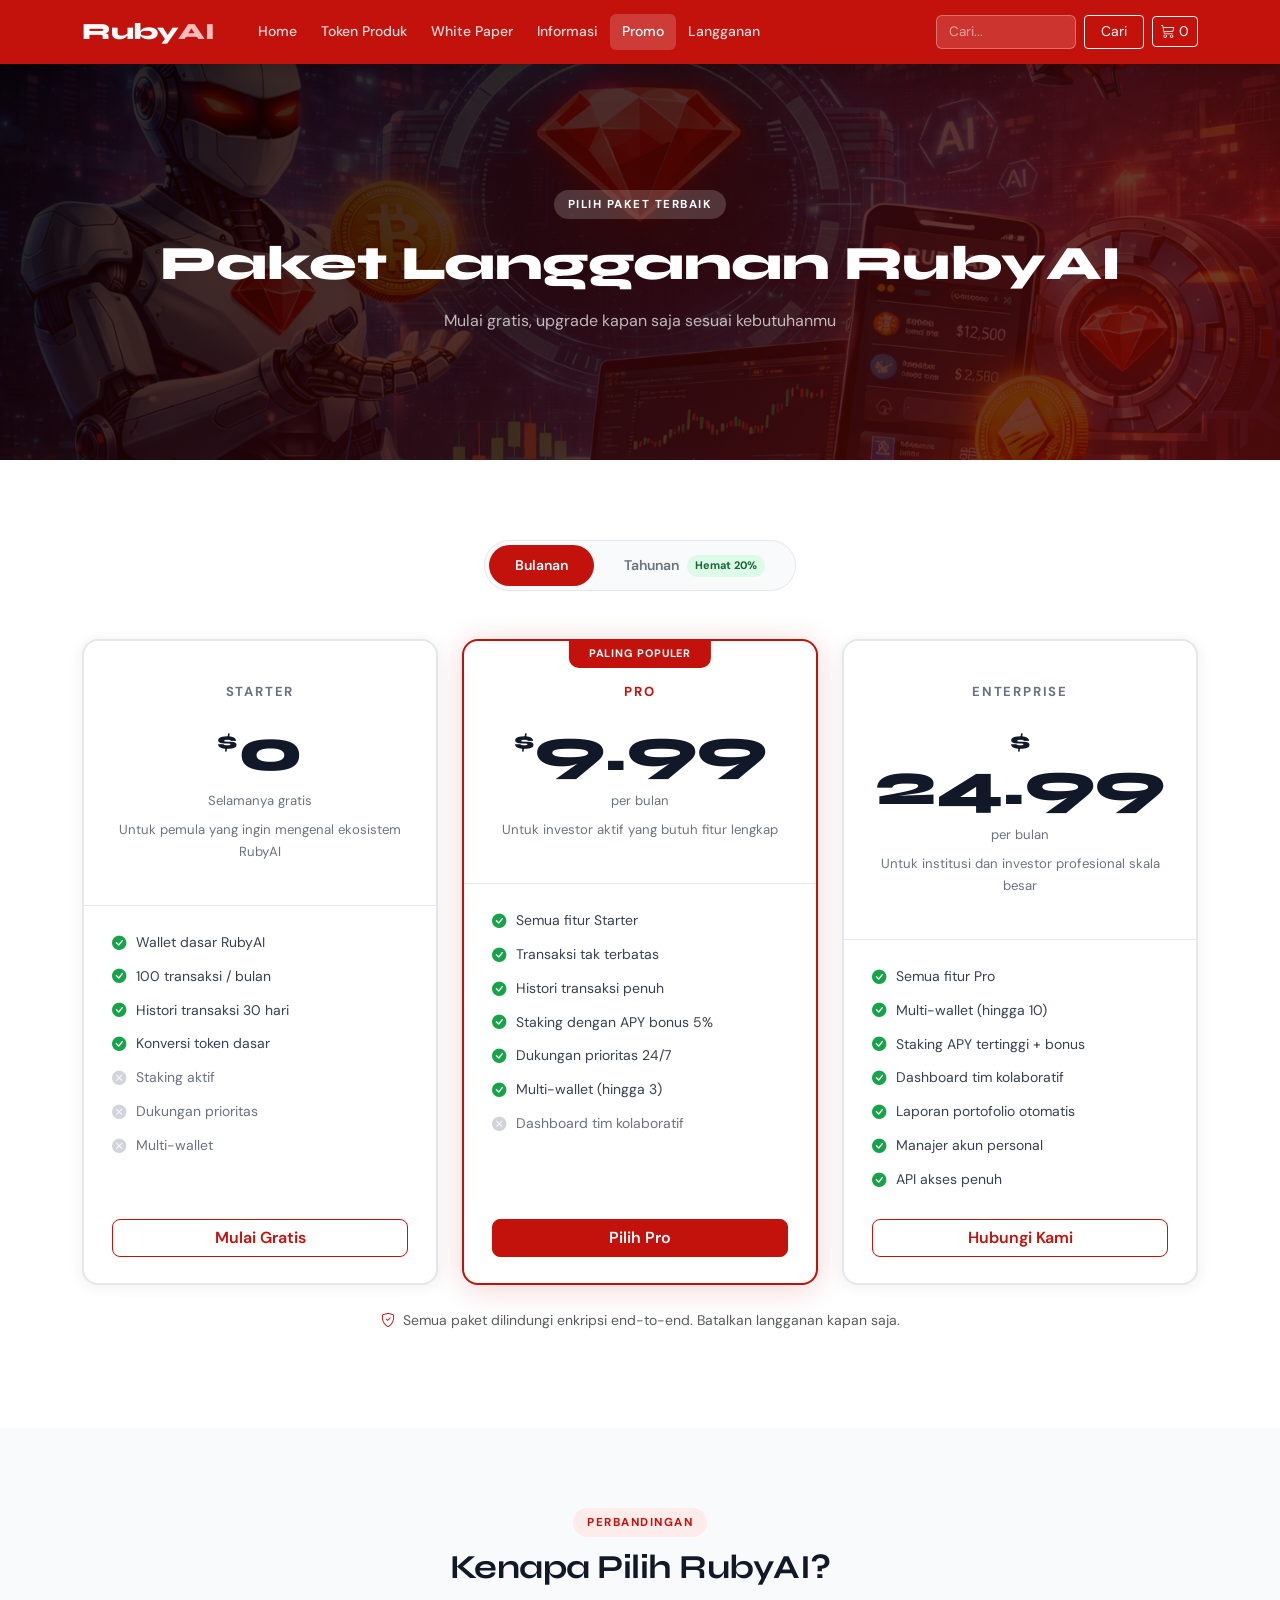
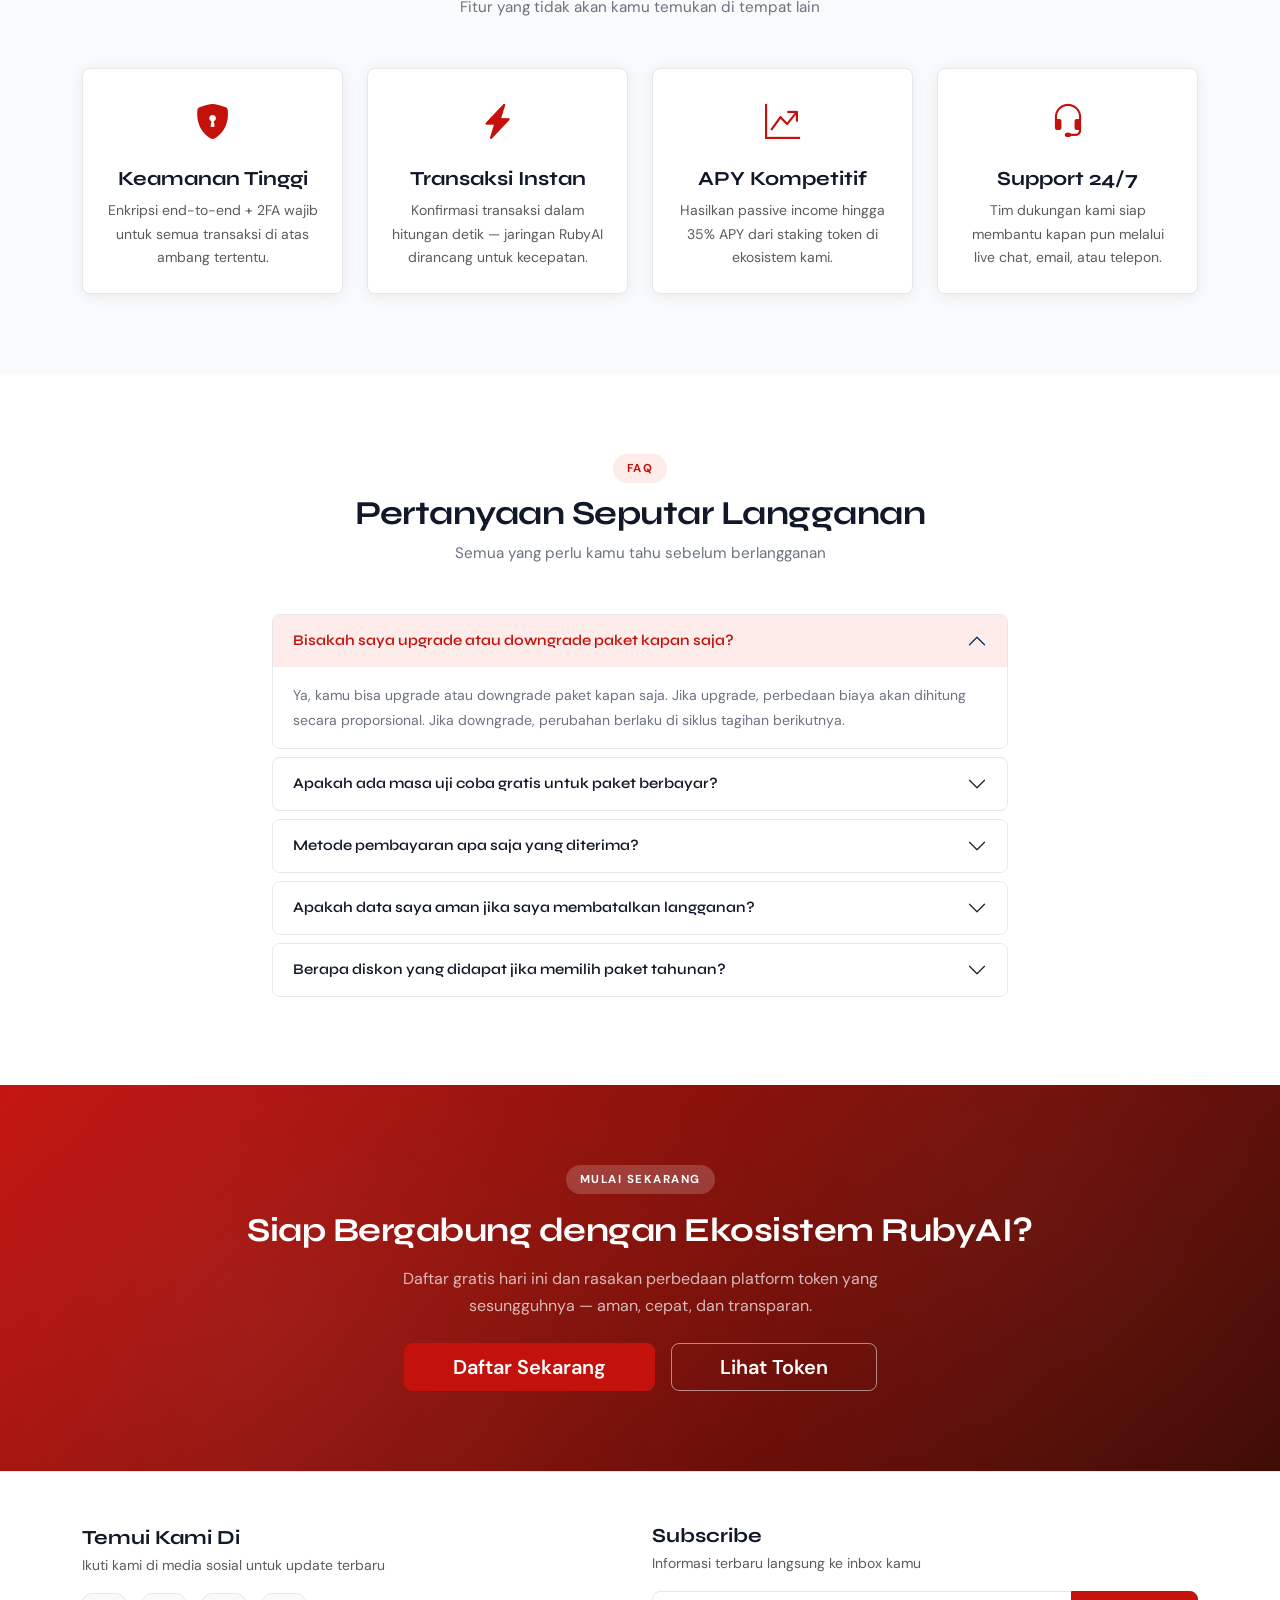
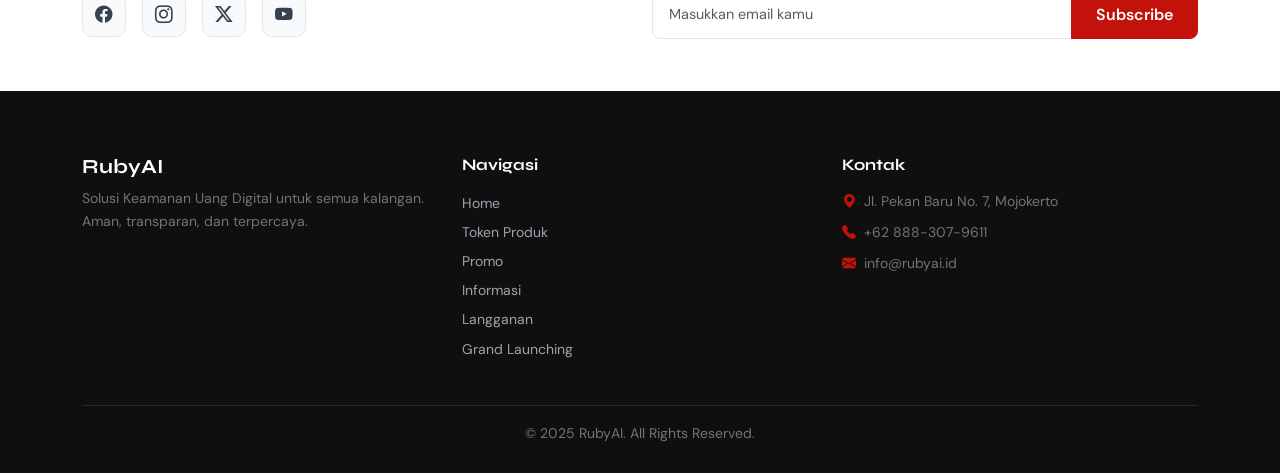
<file: langganan.html>
<!DOCTYPE html>
<html lang="id">
<head>
  <meta charset="UTF-8">
  <meta name="viewport" content="width=device-width, initial-scale=1.0">
  <meta name="description" content="Langganan RubyAI — Pilih paket wallet dan layanan digital yang sesuai kebutuhanmu.">
  <title>Langganan — RubyAI</title>

  <link rel="preconnect" href="https://fonts.googleapis.com">
  <link rel="preconnect" href="https://fonts.gstatic.com" crossorigin>
  <link href="https://fonts.googleapis.com/css2?family=Syne:wght@400;600;700;800&family=DM+Sans:ital,opsz,wght@0,9..40,300;0,9..40,400;0,9..40,500;0,9..40,600;1,9..40,400&display=swap" rel="stylesheet">

  <link href="https://cdn.jsdelivr.net/npm/bootstrap@5.3.3/dist/css/bootstrap.min.css" rel="stylesheet">
  <link rel="stylesheet" href="https://cdn.jsdelivr.net/npm/bootstrap-icons@1.11.3/font/bootstrap-icons.css">
  <link rel="stylesheet" href="style.css">

</head>
<body>

  <!-- ==================== NAVBAR ==================== -->
  <nav class="navbar navbar-expand-lg ruby-navbar" data-bs-theme="dark">
    <div class="container">
      <a class="navbar-brand" href="index.html">Ruby<span class="brand-ai">AI</span></a>
      <button class="navbar-toggler border-0" type="button"
              data-bs-toggle="collapse" data-bs-target="#navMenu"
              aria-controls="navMenu" aria-expanded="false" aria-label="Toggle navigation">
        <span class="navbar-toggler-icon"></span>
      </button>
      <div class="collapse navbar-collapse" id="navMenu">
        <ul class="navbar-nav me-auto ms-3">
          <li class="nav-item"><a class="nav-link" href="index.html">Home</a></li>
          <li class="nav-item"><a class="nav-link" href="produk.html">Token Produk</a></li>
          <li class="nav-item">
            <a class="nav-link" href="https://docs.google.com/document/d/1hWPXfQ_zTvxP4cNS-nwSKMGz1EPxm1WU/edit?usp=drive_link&ouid=108765192675620260464&rtpof=true&sd=true" target="_blank" rel="noopener">
              White Paper
            </a>
          </li>
          <li class="nav-item"><a class="nav-link" href="informasi.html">Informasi</a></li>
          <li class="nav-item"><a class="nav-link active" aria-current="page" href="promo.html">Promo</a></li>
          <li class="nav-item"><a class="nav-link" href="langganan.html">Langganan</a></li>
        </ul>
        <div class="d-flex align-items-center gap-2">
          <form class="d-flex" role="search">
            <input class="form-control me-2 navbar-search" type="search" placeholder="Cari..." aria-label="Search">
            <button class="btn btn-outline-light btn-sm px-3" type="submit">Cari</button>
          </form>
          <a href="keranjang.html" class="btn btn-outline-light btn-sm cart-nav-btn" aria-label="Keranjang">
            <i class="bi bi-cart3"></i>
            <span class="cart-count-badge" id="cartBadge">0</span>
          </a>
        </div>
      </div>
    </div>
  </nav>

  <!-- ==================== BANNER LANGGANAN ==================== -->
  <section class="lang-banner">
    <div class="container text-center">
      <span class="sec-tag on-dark mb-3 d-inline-block">Pilih Paket Terbaik</span>
      <h1 class="banner-title text-white">Paket Langganan RubyAI</h1>
      <p class="text-white-70 mt-2 mb-0">Mulai gratis, upgrade kapan saja sesuai kebutuhanmu</p>
    </div>
  </section>

  <!-- ==================== PRICING SECTION ==================== -->
  <section class="sec-pad">
    <div class="container">

      <div class="plan-toggle-wrap">
        <div class="plan-toggle">
          <button class="plan-toggle-btn aktif" id="btnBulanan" onclick="setToggle('bulanan')">Bulanan</button>
          <button class="plan-toggle-btn" id="btnTahunan" onclick="setToggle('tahunan')">
            Tahunan <span class="plan-toggle-save">Hemat 20%</span>
          </button>
        </div>
      </div>

      <div class="row g-4 justify-content-center">

        <!-- STARTER -->
        <div class="col-md-4">
          <div class="plan-card">
            <div class="plan-head">
              <p class="plan-name">Starter</p>
              <div class="plan-price">
                <span class="price-cur">$</span><span class="price-val" id="starter-price">0</span>
              </div>
              <span class="price-per" id="starter-per">Selamanya gratis</span>
              <p class="plan-desc">Untuk pemula yang ingin mengenal ekosistem RubyAI</p>
            </div>
            <div class="plan-body">
              <ul class="plan-feat">
                <li><i class="bi bi-check-circle-fill feat-icon"></i>Wallet dasar RubyAI</li>
                <li><i class="bi bi-check-circle-fill feat-icon"></i>100 transaksi / bulan</li>
                <li><i class="bi bi-check-circle-fill feat-icon"></i>Histori transaksi 30 hari</li>
                <li><i class="bi bi-check-circle-fill feat-icon"></i>Konversi token dasar</li>
                <li class="feat-off"><i class="bi bi-x-circle-fill feat-icon"></i>Staking aktif</li>
                <li class="feat-off"><i class="bi bi-x-circle-fill feat-icon"></i>Dukungan prioritas</li>
                <li class="feat-off"><i class="bi bi-x-circle-fill feat-icon"></i>Multi-wallet</li>
              </ul>
              <a href="index.html#launching" class="btn btn-outline-ruby w-100 mt-auto">Mulai Gratis</a>
            </div>
          </div>
        </div>

        <!-- PRO (POPULER) -->
        <div class="col-md-4">
          <div class="plan-card popular">
            <div class="plan-badge">Paling Populer</div>
            <div class="plan-head">
              <p class="plan-name">Pro</p>
              <div class="plan-price">
                <span class="price-cur">$</span><span class="price-val" id="pro-price">9.99</span>
              </div>
              <span class="price-per" id="pro-per">per bulan</span>
              <p class="plan-desc">Untuk investor aktif yang butuh fitur lengkap</p>
            </div>
            <div class="plan-body">
              <ul class="plan-feat">
                <li><i class="bi bi-check-circle-fill feat-icon"></i>Semua fitur Starter</li>
                <li><i class="bi bi-check-circle-fill feat-icon"></i>Transaksi tak terbatas</li>
                <li><i class="bi bi-check-circle-fill feat-icon"></i>Histori transaksi penuh</li>
                <li><i class="bi bi-check-circle-fill feat-icon"></i>Staking dengan APY bonus 5%</li>
                <li><i class="bi bi-check-circle-fill feat-icon"></i>Dukungan prioritas 24/7</li>
                <li><i class="bi bi-check-circle-fill feat-icon"></i>Multi-wallet (hingga 3)</li>
                <li class="feat-off"><i class="bi bi-x-circle-fill feat-icon"></i>Dashboard tim kolaboratif</li>
              </ul>
              <a href="index.html#launching" class="btn btn-ruby w-100 mt-auto">Pilih Pro</a>
            </div>
          </div>
        </div>

        <!-- ENTERPRISE -->
        <div class="col-md-4">
          <div class="plan-card">
            <div class="plan-head">
              <p class="plan-name">Enterprise</p>
              <div class="plan-price">
                <span class="price-cur">$</span><span class="price-val" id="ent-price">24.99</span>
              </div>
              <span class="price-per" id="ent-per">per bulan</span>
              <p class="plan-desc">Untuk institusi dan investor profesional skala besar</p>
            </div>
            <div class="plan-body">
              <ul class="plan-feat">
                <li><i class="bi bi-check-circle-fill feat-icon"></i>Semua fitur Pro</li>
                <li><i class="bi bi-check-circle-fill feat-icon"></i>Multi-wallet (hingga 10)</li>
                <li><i class="bi bi-check-circle-fill feat-icon"></i>Staking APY tertinggi + bonus</li>
                <li><i class="bi bi-check-circle-fill feat-icon"></i>Dashboard tim kolaboratif</li>
                <li><i class="bi bi-check-circle-fill feat-icon"></i>Laporan portofolio otomatis</li>
                <li><i class="bi bi-check-circle-fill feat-icon"></i>Manajer akun personal</li>
                <li><i class="bi bi-check-circle-fill feat-icon"></i>API akses penuh</li>
              </ul>
              <a href="index.html#launching" class="btn btn-outline-ruby w-100 mt-auto">Hubungi Kami</a>
            </div>
          </div>
        </div>

      </div>

      <!-- Catatan kecil di bawah harga -->
      <p class="text-center text-muted small mt-4">
        <i class="bi bi-shield-check me-1 text-ruby"></i>
        Semua paket dilindungi enkripsi end-to-end. Batalkan langganan kapan saja.
      </p>
    </div>
  </section>

  <!-- ==================== PERBANDINGAN FITUR ==================== -->
  <section class="sec-pad" style="background: var(--bg-light);">
    <div class="container">
      <div class="text-center mb-5">
        <span class="sec-tag">Perbandingan</span>
        <h2 class="sec-title">Kenapa Pilih RubyAI?</h2>
        <p class="sec-sub">Fitur yang tidak akan kamu temukan di tempat lain</p>
      </div>
      <div class="row g-4 justify-content-center">

        <div class="col-sm-6 col-lg-3">
          <div class="text-center p-4 bg-white rounded-3 h-100" style="border: 1px solid var(--border-light); box-shadow: var(--card-shadow);">
            <div class="mb-3">
              <i class="bi bi-shield-lock-fill" style="font-size:2.2rem; color: var(--ruby-red);"></i>
            </div>
            <h5 class="fw-bold mb-2">Keamanan Tinggi</h5>
            <p class="text-muted small mb-0">Enkripsi end-to-end + 2FA wajib untuk semua transaksi di atas ambang tertentu.</p>
          </div>
        </div>

        <div class="col-sm-6 col-lg-3">
          <div class="text-center p-4 bg-white rounded-3 h-100" style="border: 1px solid var(--border-light); box-shadow: var(--card-shadow);">
            <div class="mb-3">
              <i class="bi bi-lightning-charge-fill" style="font-size:2.2rem; color: var(--ruby-red);"></i>
            </div>
            <h5 class="fw-bold mb-2">Transaksi Instan</h5>
            <p class="text-muted small mb-0">Konfirmasi transaksi dalam hitungan detik — jaringan RubyAI dirancang untuk kecepatan.</p>
          </div>
        </div>

        <div class="col-sm-6 col-lg-3">
          <div class="text-center p-4 bg-white rounded-3 h-100" style="border: 1px solid var(--border-light); box-shadow: var(--card-shadow);">
            <div class="mb-3">
              <i class="bi bi-graph-up-arrow" style="font-size:2.2rem; color: var(--ruby-red);"></i>
            </div>
            <h5 class="fw-bold mb-2">APY Kompetitif</h5>
            <p class="text-muted small mb-0">Hasilkan passive income hingga 35% APY dari staking token di ekosistem kami.</p>
          </div>
        </div>

        <div class="col-sm-6 col-lg-3">
          <div class="text-center p-4 bg-white rounded-3 h-100" style="border: 1px solid var(--border-light); box-shadow: var(--card-shadow);">
            <div class="mb-3">
              <i class="bi bi-headset" style="font-size:2.2rem; color: var(--ruby-red);"></i>
            </div>
            <h5 class="fw-bold mb-2">Support 24/7</h5>
            <p class="text-muted small mb-0">Tim dukungan kami siap membantu kapan pun melalui live chat, email, atau telepon.</p>
          </div>
        </div>

      </div>
    </div>
  </section>

  <!-- ==================== FAQ LANGGANAN ==================== -->
  <section class="sec-pad">
    <div class="container">
      <div class="row justify-content-center">
        <div class="col-lg-8">
          <div class="text-center mb-5">
            <span class="sec-tag">FAQ</span>
            <h2 class="sec-title">Pertanyaan Seputar Langganan</h2>
            <p class="sec-sub">Semua yang perlu kamu tahu sebelum berlangganan</p>
          </div>
          <div class="accordion lang-faq" id="faqLangganan">

            <div class="accordion-item">
              <h2 class="accordion-header">
                <button class="accordion-button" type="button" data-bs-toggle="collapse" data-bs-target="#lq1">
                  Bisakah saya upgrade atau downgrade paket kapan saja?
                </button>
              </h2>
              <div id="lq1" class="accordion-collapse collapse show" data-bs-parent="#faqLangganan">
                <div class="accordion-body">
                  Ya, kamu bisa upgrade atau downgrade paket kapan saja. Jika upgrade, perbedaan biaya akan dihitung secara proporsional. Jika downgrade, perubahan berlaku di siklus tagihan berikutnya.
                </div>
              </div>
            </div>

            <div class="accordion-item">
              <h2 class="accordion-header">
                <button class="accordion-button collapsed" type="button" data-bs-toggle="collapse" data-bs-target="#lq2">
                  Apakah ada masa uji coba gratis untuk paket berbayar?
                </button>
              </h2>
              <div id="lq2" class="accordion-collapse collapse" data-bs-parent="#faqLangganan">
                <div class="accordion-body">
                  Paket Starter tersedia gratis selamanya. Untuk paket Pro dan Enterprise, kami menyediakan uji coba 14 hari tanpa biaya dan tanpa perlu memasukkan data kartu kredit.
                </div>
              </div>
            </div>

            <div class="accordion-item">
              <h2 class="accordion-header">
                <button class="accordion-button collapsed" type="button" data-bs-toggle="collapse" data-bs-target="#lq3">
                  Metode pembayaran apa saja yang diterima?
                </button>
              </h2>
              <div id="lq3" class="accordion-collapse collapse" data-bs-parent="#faqLangganan">
                <div class="accordion-body">
                  Kami menerima pembayaran melalui transfer bank, kartu kredit/debit, dompet digital (GoPay, OVO, DANA), dan tentu saja token RubyAI itu sendiri dengan diskon 5%.
                </div>
              </div>
            </div>

            <div class="accordion-item">
              <h2 class="accordion-header">
                <button class="accordion-button collapsed" type="button" data-bs-toggle="collapse" data-bs-target="#lq4">
                  Apakah data saya aman jika saya membatalkan langganan?
                </button>
              </h2>
              <div id="lq4" class="accordion-collapse collapse" data-bs-parent="#faqLangganan">
                <div class="accordion-body">
                  Seluruh data dan aset token kamu tetap aman dan dapat diakses meskipun kamu membatalkan langganan berbayar. Akun akan otomatis turun ke paket Starter dan semua data histori transaksi tetap tersimpan selama 30 hari.
                </div>
              </div>
            </div>

            <div class="accordion-item">
              <h2 class="accordion-header">
                <button class="accordion-button collapsed" type="button" data-bs-toggle="collapse" data-bs-target="#lq5">
                  Berapa diskon yang didapat jika memilih paket tahunan?
                </button>
              </h2>
              <div id="lq5" class="accordion-collapse collapse" data-bs-parent="#faqLangganan">
                <div class="accordion-body">
                  Paket tahunan memberikan diskon 20% dibandingkan pembayaran bulanan. Artinya kamu hemat setara 2,4 bulan berlangganan dalam setahun. Diskon diterapkan otomatis saat kamu memilih opsi "Tahunan" di halaman ini.
                </div>
              </div>
            </div>

          </div>
        </div>
      </div>
    </div>
  </section>

  <!-- ==================== CTA LANGGANAN ==================== -->
  <section class="sec-pad lang-cta">
    <div class="container position-relative z-1 text-center">
      <span class="sec-tag on-dark mb-3 d-inline-block">Mulai Sekarang</span>
      <h2 class="sec-title text-white mb-3">Siap Bergabung dengan Ekosistem RubyAI?</h2>
      <p class="text-white-70 mb-4 mx-auto" style="max-width:520px;">
        Daftar gratis hari ini dan rasakan perbedaan platform token yang sesungguhnya — aman, cepat, dan transparan.
      </p>
      <div class="d-flex gap-3 justify-content-center flex-wrap">
        <a href="index.html#launching" class="btn btn-ruby btn-lg px-5">Daftar Sekarang</a>
        <a href="produk.html" class="btn btn-ghost-white btn-lg px-5">Lihat Token</a>
      </div>
    </div>
  </section>

  <!-- ==================== SUBSCRIBE ==================== -->
  <section class="subscribe-section">
    <div class="container">
      <div class="row g-4 align-items-center">
        <div class="col-lg-6">
          <h5 class="fw-bold mb-1">Temui Kami Di</h5>
          <p class="text-muted small mb-3">Ikuti kami di media sosial untuk update terbaru</p>
          <div class="d-flex gap-3">
            <a href="https://facebook.com/" target="_blank" rel="noopener" class="social-btn" aria-label="Facebook"><i class="bi bi-facebook"></i></a>
            <a href="https://instagram.com/" target="_blank" rel="noopener" class="social-btn" aria-label="Instagram"><i class="bi bi-instagram"></i></a>
            <a href="https://twitter.com/" target="_blank" rel="noopener" class="social-btn" aria-label="Twitter / X"><i class="bi bi-twitter-x"></i></a>
            <a href="https://youtube.com/" target="_blank" rel="noopener" class="social-btn" aria-label="YouTube"><i class="bi bi-youtube"></i></a>
          </div>
        </div>
        <div class="col-lg-6">
          <h5 class="fw-bold mb-1">Subscribe</h5>
          <p class="text-muted small mb-3">Informasi terbaru langsung ke inbox kamu</p>
          <div class="input-group">
            <input type="email" class="form-control" placeholder="Masukkan email kamu" aria-label="Email subscribe">
            <button class="btn btn-ruby px-4" type="button">Subscribe</button>
          </div>
        </div>
      </div>
    </div>
  </section>

  <!-- ==================== FOOTER ==================== -->
  <footer class="site-footer">
    <div class="container">
      <div class="row g-4 text-center text-md-start">
        <div class="col-md-4">
          <h5 class="fw-bold text-white mb-2">RubyAI</h5>
          <p class="text-secondary small">Solusi Keamanan Uang Digital untuk semua kalangan.<br>Aman, transparan, dan terpercaya.</p>
        </div>
        <div class="col-md-4">
          <h6 class="fw-bold text-white mb-3">Navigasi</h6>
          <ul class="list-unstyled">
            <li><a href="index.html" class="footer-link">Home</a></li>
            <li><a href="produk.html" class="footer-link">Token Produk</a></li>
            <li><a href="promo.html" class="footer-link">Promo</a></li>
            <li><a href="informasi.html" class="footer-link">Informasi</a></li>
            <li><a href="langganan.html" class="footer-link">Langganan</a></li>
            <li><a href="index.html#launching" class="footer-link">Grand Launching</a></li>
          </ul>
        </div>
        <div class="col-md-4">
          <h6 class="fw-bold text-white mb-3">Kontak</h6>
          <ul class="list-unstyled text-secondary small">
            <li class="mb-2"><i class="bi bi-geo-alt-fill me-2 text-ruby"></i>Jl. Pekan Baru No. 7, Mojokerto</li>
            <li class="mb-2"><i class="bi bi-telephone-fill me-2 text-ruby"></i>+62 888-307-9611</li>
            <li><i class="bi bi-envelope-fill me-2 text-ruby"></i>info@rubyai.id</li>
          </ul>
        </div>
      </div>
      <hr class="border-secondary mt-4 mb-3">
      <p class="text-center text-secondary small mb-0">&copy; 2025 RubyAI. All Rights Reserved.</p>
    </div>
  </footer>


  <script src="https://cdn.jsdelivr.net/npm/bootstrap@5.3.3/dist/js/bootstrap.bundle.min.js"></script>
  
  <script src="main.js"></script>
</body>
</html>
</file>
<file: style.css>
:root {
  --ruby-red:     #C3110C;
  --ruby-dark:    #7c1204;
  --ruby-deeper:  #3d0a02;
  --ruby-light:   #fdecea;
  --ruby-glow:    rgba(195, 17, 12, 0.15);
  --text-dark:    #111827;
  --text-body:    #374151;
  --text-muted:   #6b7280;
  --border-light: #e5e7eb;
  --bg-light:     #f9fafb;
  --card-shadow:  0 2px 16px rgba(0, 0, 0, 0.07);
  --card-hover:   0 12px 40px rgba(195, 17, 12, 0.14);
  --transition:   all 0.3s cubic-bezier(0.4, 0, 0.2, 1);
  --navbar-h:     64px;
  --radius-card:  16px;
  --radius-btn:   8px;
}

*, *::before, *::after { box-sizing: border-box; }
html { scroll-behavior: smooth; }

body {
  font-family: 'DM Sans', 'Segoe UI', system-ui, sans-serif;
  font-size: 1rem;
  color: var(--text-body);
  background: #ffffff;
  padding-top: var(--navbar-h);
  line-height: 1.65;
}

h1, h2, h3, h4, h5, h6 {
  font-family: 'Syne', 'Segoe UI', sans-serif;
  font-weight: 700;
  color: var(--text-dark);
  line-height: 1.2;
}

.ruby-navbar {
  position: fixed;
  top: 0; left: 0; right: 0;
  height: var(--navbar-h);
  background-color: var(--ruby-red) !important;
  z-index: 1030;
  box-shadow: 0 2px 20px rgba(0,0,0,0.25);
  transition: var(--transition);
}
.ruby-navbar .navbar-brand {
  font-family: 'Syne', sans-serif;
  font-size: 1.45rem;
  font-weight: 800;
  color: #fff !important;
  letter-spacing: -0.5px;
}
.brand-ai { color: rgba(255,207,206,0.9); }

.ruby-navbar .nav-link {
  color: rgba(255,255,255,0.85) !important;
  font-weight: 500;
  font-size: 0.875rem;
  padding: 6px 12px !important;
  border-radius: 6px;
  transition: var(--transition);
}
.ruby-navbar .nav-link:hover,
.ruby-navbar .nav-link.active {
  color: #fff !important;
  background: rgba(255,255,255,0.18);
}

.navbar-search {
  background: rgba(255,255,255,0.15) !important;
  border-color: rgba(255,255,255,0.3) !important;
  color: #fff !important;
  font-size: 0.85rem;
  width: 140px;
  transition: width 0.3s ease;
}
.navbar-search:focus { width: 180px; }
.navbar-search::placeholder { color: rgba(255,255,255,0.55) !important; }

.banner {
  min-height: 88vh;
  background: linear-gradient(135deg,rgba(8,0,0,0.82) 0%,rgba(90,10,2,0.7) 55%,rgba(195,17,12,0.45) 100%), url('nebula.jpg') center/cover no-repeat;
  background-color: var(--ruby-deeper);
  display: flex;
  align-items: center;
  position: relative;
  overflow: hidden;
  padding: 80px 0 64px;
}
.banner::after {
  content: '';
  position: absolute;
  bottom: 0; left: 0; right: 0;
  height: 90px;
  background: linear-gradient(to bottom, transparent, #fff);
  pointer-events: none;
}

.banner-badge {
  display: inline-block;
  background: rgba(255,255,255,0.12);
  border: 1px solid rgba(255,255,255,0.25);
  color: #fff;
  font-size: 0.8rem;
  font-weight: 600;
  padding: 6px 16px;
  border-radius: 100px;
  letter-spacing: 0.3px;
  backdrop-filter: blur(8px);
  margin-bottom: 20px;
}
.banner-title {
  font-size: clamp(2.2rem, 5vw, 3.8rem);
  font-weight: 800;
  color: #fff;
  letter-spacing: -1.5px;
  margin-bottom: 16px;
}
.banner-title .text-ruby-light { color: #ffa5a2; }
.banner-sub {
  font-size: 1.05rem;
  color: rgba(255,255,255,0.78);
  max-width: 500px;
  margin-bottom: 32px;
}

.banner-stats {
  background: rgba(255,255,255,0.1);
  backdrop-filter: blur(20px);
  border: 1px solid rgba(255,255,255,0.2);
  border-radius: 20px;
  padding: 30px 26px;
  display: flex;
  flex-direction: column;
  gap: 18px;
  max-width: 240px;
}
.stat-row { display: flex; flex-direction: column; }
.stat-val {
  font-family: 'Syne', sans-serif;
  font-size: 1.9rem;
  font-weight: 800;
  color: #fff;
  line-height: 1;
}
.stat-lbl {
  font-size: 0.72rem;
  color: rgba(255,255,255,0.6);
  text-transform: uppercase;
  letter-spacing: 0.6px;
  margin-top: 4px;
}
.stat-sep { height: 1px; background: rgba(255,255,255,0.15); }

.banner-srch-wrap {
  display: flex;
  align-items: stretch;
  background: rgba(255,255,255,0.12);
  border: 1.5px solid rgba(255,255,255,0.3);
  border-radius: var(--radius-btn);
  backdrop-filter: blur(12px);
  overflow: hidden;
  max-width: 540px;
  width: 100%;
  margin-top: 28px;
}
.banner-srch-input {
  flex: 1;
  background: transparent;
  border: none;
  color: #fff;
  font-size: 0.95rem;
  padding: 13px 18px;
  min-width: 0;
}
.banner-srch-input::placeholder { color: rgba(255,255,255,0.45); }
.banner-srch-input:focus { outline: none; background: rgba(255,255,255,0.07); }
.banner-srch-btn {
  background: #fff;
  color: var(--ruby-red);
  border: none;
  font-weight: 700;
  font-size: 0.875rem;
  padding: 13px 24px;
  cursor: pointer;
  transition: var(--transition);
  white-space: nowrap;
  flex-shrink: 0;
}
.banner-srch-btn:hover { background: rgba(255,255,255,0.88); color: var(--ruby-dark); }
.banner-srch-hint {
  margin-top: 8px;
  font-size: 0.74rem;
  color: rgba(255,255,255,0.4);
}

.btn-ruby {
  background-color: var(--ruby-red);
  border: 1.5px solid var(--ruby-red);
  color: #fff;
  font-weight: 600;
  border-radius: var(--radius-btn);
  transition: var(--transition);
}
.btn-ruby:hover, .btn-ruby:focus {
  background-color: var(--ruby-dark);
  border-color: var(--ruby-dark);
  color: #fff;
  transform: translateY(-2px);
  box-shadow: 0 6px 20px rgba(195,17,12,0.32);
}
.btn-ghost-white {
  background: transparent;
  border: 1.5px solid rgba(255,255,255,0.5);
  color: #fff;
  font-weight: 600;
  border-radius: var(--radius-btn);
  transition: var(--transition);
}
.btn-ghost-white:hover {
  background: rgba(255,255,255,0.15);
  border-color: #fff;
  color: #fff;
}
.btn-outline-ruby {
  background: transparent;
  border: 1.5px solid var(--ruby-red);
  color: var(--ruby-red);
  font-weight: 600;
  border-radius: var(--radius-btn);
  transition: var(--transition);
}
.btn-outline-ruby:hover { background: var(--ruby-red); color: #fff; }

.sec-pad { padding: 80px 0; }
.sec-tag {
  display: inline-block;
  background: var(--ruby-light);
  color: var(--ruby-red);
  font-size: 0.72rem;
  font-weight: 700;
  text-transform: uppercase;
  letter-spacing: 1.5px;
  padding: 5px 14px;
  border-radius: 100px;
  margin-bottom: 10px;
}
.sec-tag.on-dark { background: rgba(255,255,255,0.18); color: #fff; }
.sec-title {
  font-size: clamp(1.5rem, 3vw, 2.1rem);
  font-weight: 700;
  letter-spacing: -0.5px;
  margin-bottom: 8px;
}
.sec-sub { color: var(--text-muted); font-size: 0.95rem; margin-bottom: 0; }
.text-white-70 { color: rgba(255,255,255,0.7) !important; }
.text-ruby { color: var(--ruby-red) !important; }

.produk-banner,
.informasi-banner,
.promo-banner,
.lang-banner {
  min-height: 44vh;
  display: flex;
  align-items: center;
  position: relative;
  background-color: var(--ruby-deeper);
}

.produk-banner {
  background-image: linear-gradient(rgba(10,0,0,0.72),rgba(100,14,2,0.88)), url('bannerr.png');
  background-size: cover;
  background-position: center;
}
.informasi-banner {
  background-image: linear-gradient(rgba(8,0,0,0.76),rgba(60,10,2,0.9)), url('bannerr.png');
  background-size: cover;
  background-position: center;
}
.promo-banner {
  background-image: linear-gradient(rgba(10,0,0,0.74),rgba(100,14,2,0.9)), url('bannerr.png');
  background-size: cover;
  background-position: center;
}
.lang-banner {
  background-image: linear-gradient(135deg,rgba(8,0,0,0.85) 0%,rgba(90,10,2,0.8) 100%), url('bannerr.png');
  background-size: cover;
  background-position: center;
}

.produk-banner h1,
.informasi-banner h1,
.promo-banner h1,
.lang-banner h1 {
  font-size: clamp(1.9rem, 5vw, 3rem);
  font-weight: 800;
  letter-spacing: -0.5px;
}

.info-card {
  background: #fff;
  border: 1px solid var(--border-light);
  border-radius: var(--radius-card);
  overflow: hidden;
  box-shadow: var(--card-shadow);
  transition: var(--transition);
  display: flex;
  flex-direction: column;
  height: 100%;
}
.info-card:hover { transform: translateY(-8px); box-shadow: var(--card-hover); border-color: transparent; }
.info-card-img { width: 100%; height: 200px; object-fit: cover; }
.info-card-body { padding: 22px; flex: 1; display: flex; flex-direction: column; }
.info-tag {
  display: inline-block;
  background: var(--ruby-light);
  color: var(--ruby-red);
  font-size: 0.68rem; font-weight: 700;
  text-transform: uppercase; letter-spacing: 1px;
  padding: 3px 10px; border-radius: 100px; margin-bottom: 10px;
}
.info-card-title { font-size: 1rem; font-weight: 700; color: var(--text-dark); margin-bottom: 8px; }
.info-card-text { font-size: 0.875rem; color: var(--text-muted); line-height: 1.6; flex: 1; margin-bottom: 14px; }
.btn-read {
  display: inline-flex;
  align-items: center;
  gap: 6px;
  color: var(--ruby-red);
  font-weight: 600;
  font-size: 0.85rem;
  text-decoration: none;
  transition: var(--transition);
}
.btn-read:hover { color: var(--ruby-dark); gap: 10px; }

.service-section {
  background: linear-gradient(140deg, var(--ruby-dark) 0%, var(--ruby-deeper) 100%);
  position: relative;
  overflow: hidden;
}
.service-section::before {
  content: '';
  position: absolute;
  inset: 0;
  background-image:
    radial-gradient(circle at 20% 50%, rgba(255,255,255,0.04) 0%, transparent 60%),
    radial-gradient(circle at 80% 20%, rgba(255,255,255,0.03) 0%, transparent 50%);
  pointer-events: none;
}
.service-item {
  padding: 32px 24px;
  border-radius: var(--radius-card);
  background: rgba(255,255,255,0.06);
  border: 1px solid rgba(255,255,255,0.1);
  transition: var(--transition);
  position: relative; z-index: 1; height: 100%;
}
.service-item:hover {
  background: rgba(255,255,255,0.12);
  border-color: rgba(255,255,255,0.22);
  transform: translateY(-6px);
}
.icon-service {
  width: 90px; height: 90px;
  border: 2px solid rgba(255,255,255,0.3);
  border-radius: 50%;
  display: flex; align-items: center; justify-content: center;
  overflow: hidden; margin: 0 auto; transition: var(--transition);
}
.service-item:hover .icon-service {
  border-color: rgba(255,255,255,0.65);
  box-shadow: 0 0 22px rgba(255,255,255,0.12);
}
.icon-service img { width: 75%; }

.product-card {
  background: #fff;
  border: 1px solid var(--border-light);
  border-radius: var(--radius-card);
  overflow: hidden;
  box-shadow: var(--card-shadow);
  transition: var(--transition);
  display: flex; flex-direction: column; height: 100%; position: relative;
}
.product-card:hover { transform: translateY(-8px); box-shadow: var(--card-hover); border-color: transparent; }
.prod-badge {
  position: absolute; top: 12px; left: 12px;
  background: var(--ruby-red); color: #fff;
  font-size: 0.68rem; font-weight: 700;
  text-transform: uppercase; letter-spacing: 0.4px;
  padding: 4px 10px; border-radius: 6px; z-index: 1;
}
.prod-badge.green { background: #166534; }
.product-card img.prod-img { width: 100%; height: 175px; object-fit: cover; display: block; }
.prod-body { padding: 18px; display: flex; flex-direction: column; flex: 1; }
.prod-title { font-size: 0.975rem; font-weight: 700; color: var(--text-dark); margin-bottom: 6px; }
.prod-desc { font-size: 0.825rem; color: var(--text-muted); line-height: 1.55; flex: 1; margin-bottom: 14px; }
.prod-price { font-family: 'Syne', sans-serif; font-size: 1.35rem; font-weight: 800; color: var(--ruby-red); margin-bottom: 14px; }

.category-sidebar { position: sticky; top: calc(var(--navbar-h) + 24px); }
.category-list .list-group-item {
  border: none;
  border-left: 3px solid transparent;
  padding: 11px 16px;
  font-size: 0.875rem; color: var(--text-muted);
  background: transparent; border-radius: 0 !important;
  transition: var(--transition); cursor: pointer;
}
.category-list .list-group-item:hover,
.category-list .list-group-item.active {
  border-left-color: var(--ruby-red);
  color: var(--ruby-red);
  background: var(--ruby-light);
  font-weight: 600;
}

.artikel-card {
  background: #fff;
  border: 1px solid var(--border-light);
  border-radius: var(--radius-card);
  overflow: hidden;
  box-shadow: var(--card-shadow);
  transition: var(--transition);
  display: flex; flex-direction: column; height: 100%;
}
.artikel-card:hover { transform: translateY(-6px); box-shadow: var(--card-hover); border-color: transparent; }
.artikel-img { width: 100%; height: 175px; object-fit: cover; display: block; }
.artikel-body { padding: 22px; flex: 1; display: flex; flex-direction: column; }
.artikel-meta {
  display: flex; align-items: center;
  gap: 10px; flex-wrap: wrap; margin-bottom: 10px;
}
.artikel-tag {
  display: inline-block;
  background: var(--ruby-light); color: var(--ruby-red);
  font-size: 0.68rem; font-weight: 700;
  text-transform: uppercase; letter-spacing: 0.8px;
  padding: 3px 10px; border-radius: 100px;
}
.artikel-date { font-size: 0.78rem; color: var(--text-muted); }
.artikel-title {
  font-size: 0.975rem; font-weight: 700;
  color: var(--text-dark); margin-bottom: 8px; line-height: 1.45;
}
.artikel-text {
  font-size: 0.845rem; color: var(--text-muted);
  line-height: 1.65; flex: 1; margin-bottom: 14px;
}

.info-filter-wrap { display: flex; flex-wrap: wrap; gap: 8px; }
.info-filter-btn {
  display: inline-block;
  padding: 6px 18px;
  border-radius: 100px;
  font-size: 0.82rem; font-weight: 600;
  color: var(--text-muted);
  background: var(--bg-light);
  border: 1.5px solid var(--border-light);
  text-decoration: none;
  transition: var(--transition);
}
.info-filter-btn:hover { color: var(--ruby-red); border-color: var(--ruby-red); background: var(--ruby-light); }
.info-filter-btn.aktif { color: #fff; background: var(--ruby-red); border-color: var(--ruby-red); }

.pagination .page-link { color: var(--ruby-red); border-color: var(--border-light); }
.pagination .page-item.active .page-link { background: var(--ruby-red); border-color: var(--ruby-red); color: #fff; }
.pagination .page-link:hover { background: var(--ruby-light); color: var(--ruby-dark); }

.faq-ruby .accordion-button { font-weight: 600; font-size: 0.925rem; color: var(--text-dark); background: #fff; }
.faq-ruby .accordion-button:not(.collapsed) { color: var(--ruby-red); background: var(--ruby-light); box-shadow: none; }
.faq-ruby .accordion-button:focus { box-shadow: 0 0 0 3px var(--ruby-glow); }
.faq-ruby .accordion-item { border: 1px solid var(--border-light); border-radius: var(--radius-btn) !important; margin-bottom: 8px; overflow: hidden; }
.faq-ruby .accordion-body { font-size: 0.875rem; color: var(--text-muted); line-height: 1.75; background: #fff; }

.tcard {
  background: #fff;
  border: 1px solid var(--border-light);
  border-radius: var(--radius-card);
  box-shadow: var(--card-shadow);
  padding: 26px; transition: var(--transition);
  display: flex; flex-direction: column; height: 100%;
}
.tcard:hover { transform: translateY(-6px); box-shadow: var(--card-hover); border-color: var(--ruby-light); }
.tcard .quote-icon {
  font-family: Georgia,'Times New Roman',serif;
  font-size: 3.5rem; color: var(--ruby-red);
  line-height: 0.7; display: block; margin-bottom: 16px;
}
.tcard h5 { font-size: 0.95rem; font-weight: 600; color: var(--text-dark); margin-bottom: 8px; line-height: 1.45; }
.tcard .author { font-size: 0.875rem; color: var(--text-muted); margin-bottom: 10px; }
.tcard .stars i { color: #f59e0b; font-size: 0.85rem; }

.launching-section { background: var(--bg-light); }
.launching-form .form-control {
  border-radius: var(--radius-btn);
  border-color: var(--border-light);
  font-size: 0.9rem; padding: 12px 16px;
}
.launching-form .form-control:focus { border-color: var(--ruby-red); box-shadow: 0 0 0 3px var(--ruby-glow); }
.launching-form label { font-weight: 500; font-size: 0.875rem; margin-bottom: 6px; color: var(--text-dark); }

.promo-card {
  background: #fff;
  border: 1px solid var(--border-light);
  border-radius: var(--radius-card);
  overflow: hidden;
  box-shadow: var(--card-shadow);
  transition: var(--transition);
  height: 100%; display: flex; flex-direction: column; position: relative;
}
.promo-card:hover { transform: translateY(-8px); box-shadow: var(--card-hover); border-color: transparent; }

.promo-badge-hot {
  position: absolute; top: 14px; right: 14px; z-index: 2;
  background: rgba(255,255,255,0.22);
  color: #fff;
  font-size: 0.72rem; font-weight: 700;
  padding: 4px 12px; border-radius: 100px;
  backdrop-filter: blur(4px);
  border: 1px solid rgba(255,255,255,0.3);
}

.promo-card-head {
  background: linear-gradient(135deg, var(--ruby-red), var(--ruby-dark));
  padding: 28px 24px 22px;
  position: relative; overflow: hidden;
}
.promo-card-head::after {
  content: ''; position: absolute; top: -30px; right: -30px;
  width: 120px; height: 120px;
  background: rgba(255,255,255,0.07); border-radius: 50%; pointer-events: none;
}
.promo-card-head h4 {
  color: rgba(255,255,255,0.82);
  font-size: 0.85rem; font-weight: 600;
  text-transform: uppercase; letter-spacing: 1px;
  margin-bottom: 8px; position: relative; z-index: 1;
}
.promo-disc {
  font-family: 'Syne', sans-serif;
  font-size: 2.6rem; font-weight: 800;
  color: #fff; line-height: 1;
  position: relative; z-index: 1;
}

.promo-body { padding: 22px 24px; flex: 1; display: flex; flex-direction: column; }
.promo-title { font-size: 1rem; font-weight: 700; color: var(--text-dark); margin-bottom: 8px; }
.promo-desc { font-size: 0.845rem; color: var(--text-muted); line-height: 1.65; margin-bottom: 16px; flex: 1; }

.countdown-wrap {
  display: flex; gap: 6px;
  align-items: center;
  background: var(--bg-light);
  border-radius: 10px;
  padding: 12px 14px;
  margin-bottom: 16px;
}
.countdown-box { text-align: center; min-width: 52px; }
.countdown-num {
  font-family: 'Syne', sans-serif;
  font-size: 1.5rem; font-weight: 800;
  color: var(--ruby-red); line-height: 1; display: block;
}
.countdown-lbl {
  font-size: 0.64rem; color: var(--text-muted);
  text-transform: uppercase; letter-spacing: 0.4px;
  margin-top: 3px; display: block;
}
.countdown-sep {
  font-family: 'Syne', sans-serif;
  font-size: 1.2rem; font-weight: 800;
  color: var(--ruby-red); align-self: flex-start;
  padding-top: 2px; line-height: 1;
}

.promo-code-wrap {
  display: flex; align-items: center;
  background: var(--ruby-light); border: 1.5px dashed var(--ruby-red);
  border-radius: 8px; padding: 10px 14px; margin-bottom: 16px; gap: 10px;
}
.promo-code {
  font-family: 'Syne', sans-serif;
  font-size: 0.88rem; font-weight: 800;
  color: var(--ruby-red); letter-spacing: 2px; flex: 1;
}
.promo-copy-btn {
  font-size: 0.85rem; color: var(--text-muted);
  cursor: pointer; transition: var(--transition);
  background: none; border: none; padding: 3px 7px;
  display: flex; align-items: center; gap: 4px;
  border-radius: 4px; flex-shrink: 0;
}
.promo-copy-btn:hover { color: var(--ruby-red); background: rgba(195,17,12,0.08); }

.referral-section {
  background: linear-gradient(135deg, var(--ruby-deeper) 0%, var(--ruby-dark) 100%);
  position: relative; overflow: hidden;
}
.referral-section::before {
  content: ''; position: absolute; inset: 0;
  background-image: radial-gradient(circle at 70% 40%, rgba(255,255,255,0.04) 0%, transparent 55%);
  pointer-events: none;
}
.referral-step {
  display: flex; flex-direction: column; align-items: center; text-align: center;
  padding: 28px 20px;
  background: rgba(255,255,255,0.06);
  border: 1px solid rgba(255,255,255,0.1);
  border-radius: var(--radius-card);
  transition: var(--transition); height: 100%;
}
.referral-step:hover { background: rgba(255,255,255,0.11); border-color: rgba(255,255,255,0.22); }
.step-num {
  width: 44px; height: 44px; border-radius: 50%;
  background: var(--ruby-red); color: #fff;
  font-family: 'Syne', sans-serif; font-weight: 800; font-size: 1.1rem;
  display: flex; align-items: center; justify-content: center;
  margin-bottom: 14px; flex-shrink: 0;
}

.plan-toggle-wrap { display: flex; justify-content: center; margin-bottom: 48px; }
.plan-toggle {
  display: inline-flex;
  background: var(--bg-light);
  border: 1.5px solid var(--border-light);
  border-radius: 100px;
  padding: 4px; gap: 4px;
}
.plan-toggle-btn {
  padding: 9px 26px;
  border-radius: 100px;
  font-size: 0.875rem; font-weight: 600;
  color: var(--text-muted);
  background: transparent; border: none;
  cursor: pointer; transition: var(--transition);
  display: flex; align-items: center; gap: 8px;
}
.plan-toggle-btn.aktif { background: var(--ruby-red); color: #fff; }
.plan-toggle-save {
  font-size: 0.68rem; font-weight: 700;
  background: #dcfce7; color: #166534;
  padding: 2px 8px; border-radius: 100px;
}

.plan-card {
  background: #fff;
  border: 2px solid var(--border-light);
  border-radius: var(--radius-card);
  overflow: hidden; box-shadow: var(--card-shadow);
  transition: var(--transition);
  height: 100%; position: relative; display: flex; flex-direction: column;
}
.plan-card:hover { transform: translateY(-8px); box-shadow: var(--card-hover); }
.plan-card.popular { border-color: var(--ruby-red); box-shadow: 0 4px 32px rgba(195,17,12,0.18); }

.plan-badge {
  position: absolute; top: -1px; left: 50%; transform: translateX(-50%);
  background: var(--ruby-red); color: #fff;
  font-size: 0.68rem; font-weight: 700;
  text-transform: uppercase; letter-spacing: 0.8px;
  padding: 5px 20px; border-radius: 0 0 10px 10px; white-space: nowrap;
}
.plan-head {
  padding: 40px 28px 26px; text-align: center;
  border-bottom: 1px solid var(--border-light);
}
.plan-name {
  font-size: 0.82rem; font-weight: 700;
  text-transform: uppercase; letter-spacing: 1.8px;
  color: var(--text-muted); margin-bottom: 18px;
}
.plan-card.popular .plan-name { color: var(--ruby-red); }

.plan-price {
  font-family: 'Syne', sans-serif;
  font-weight: 800; color: var(--text-dark);
  line-height: 1; margin-bottom: 4px;
}
.price-cur { font-size: 1.5rem; vertical-align: top; margin-top: 10px; display: inline-block; }
.price-val { font-size: 3.8rem; }
.price-per {
  font-size: 0.82rem; color: var(--text-muted);
  font-weight: 400; font-family: 'DM Sans', sans-serif;
  display: block; margin-top: 8px;
}
.plan-desc { font-size: 0.825rem; color: var(--text-muted); margin-top: 8px; }
.plan-body { padding: 26px 28px; flex: 1; display: flex; flex-direction: column; }
.plan-feat {
  list-style: none; padding: 0;
  margin: 0 0 28px; display: flex; flex-direction: column; gap: 12px;
}
.plan-feat li {
  display: flex; align-items: flex-start;
  gap: 10px; font-size: 0.875rem; color: var(--text-body); line-height: 1.45;
}
.feat-icon { color: #16a34a; font-size: 0.9rem; margin-top: 1px; flex-shrink: 0; }
.plan-feat li.feat-off { color: var(--text-muted); }
.plan-feat li.feat-off .feat-icon { color: #d1d5db; }

.lang-faq .accordion-button { font-weight: 600; font-size: 0.925rem; color: var(--text-dark); background: #fff; }
.lang-faq .accordion-button:not(.collapsed) { color: var(--ruby-red); background: var(--ruby-light); box-shadow: none; }
.lang-faq .accordion-button:focus { box-shadow: 0 0 0 3px var(--ruby-glow); }
.lang-faq .accordion-item { border: 1px solid var(--border-light); border-radius: var(--radius-btn) !important; margin-bottom: 8px; overflow: hidden; }
.lang-faq .accordion-body { font-size: 0.875rem; color: var(--text-muted); line-height: 1.75; background: #fff; }

.lang-cta {
  background: linear-gradient(135deg, var(--ruby-red) 0%, var(--ruby-deeper) 100%);
  position: relative; overflow: hidden;
}
.lang-cta::before {
  content: ''; position: absolute; inset: 0;
  background-image:
    radial-gradient(circle at 20% 60%, rgba(255,255,255,0.06) 0%, transparent 50%),
    radial-gradient(circle at 80% 30%, rgba(255,255,255,0.04) 0%, transparent 50%);
  pointer-events: none;
}

.subscribe-section {
  background: #fff; padding: 52px 0;
  border-top: 1px solid var(--border-light);
}
.social-btn {
  display: flex; align-items: center; justify-content: center;
  width: 44px; height: 44px; border-radius: 10px;
  background: var(--bg-light); border: 1.5px solid var(--border-light);
  color: var(--text-body); font-size: 1.1rem;
  text-decoration: none; transition: var(--transition);
}
.social-btn:hover {
  background: var(--ruby-red); border-color: var(--ruby-red);
  color: #fff; transform: translateY(-3px);
  box-shadow: 0 6px 16px rgba(195,17,12,0.25);
}
.subscribe-section .form-control {
  border-radius: var(--radius-btn) 0 0 var(--radius-btn);
  border-color: var(--border-light);
  font-size: 0.9rem; padding: 12px 16px;
}
.subscribe-section .form-control:focus {
  border-color: var(--ruby-red);
  box-shadow: 0 0 0 3px var(--ruby-glow);
}

.site-footer { background-color: #0f0f0f; padding: 64px 0 28px; }
.footer-link {
  color: #9ca3af; text-decoration: none; font-size: 0.875rem;
  transition: var(--transition); display: inline-block; margin-bottom: 4px;
}
.footer-link:hover { color: #fff; transform: translateX(4px); }

@media (max-width: 1199.98px) {
  .banner-stats { max-width: 210px; }
  .stat-val { font-size: 1.65rem; }
}

@media (max-width: 991.98px) {
  .sec-pad { padding: 60px 0; }
  .banner { min-height: 78vh; padding: 60px 0 52px; }
  .banner-stats { display: none; }
  .banner-srch-wrap { max-width: 100%; }
  .category-sidebar { position: static; margin-bottom: 24px; }
  .price-val { font-size: 3.2rem; }
}

@media (max-width: 767.98px) {
  .sec-pad { padding: 44px 0; }
  .banner-title { font-size: 2rem; letter-spacing: -0.5px; }
  .banner { min-height: 70vh; }
  .promo-disc { font-size: 2.2rem; }
  .price-val { font-size: 2.8rem; }
  .price-cur { font-size: 1.3rem; }
  .countdown-num { font-size: 1.25rem; }
  .countdown-box { min-width: 44px; }
  .launching-form .form-control { font-size: 1rem; }
}

@media (max-width: 575.98px) {
  .banner-title { font-size: 1.8rem; letter-spacing: -0.3px; }
  .produk-banner, .informasi-banner, .promo-banner, .lang-banner { min-height: 30vh; }
  .info-card-img { height: 160px; }
  .product-card img.prod-img { height: 145px; }
  .artikel-img { height: 155px; }
  .promo-disc { font-size: 2rem; }
  .price-val { font-size: 2.5rem; }
  .price-cur { font-size: 1.2rem; }
  .plan-toggle-btn { padding: 8px 16px; font-size: 0.82rem; }
  .countdown-wrap { gap: 5px; padding: 10px; }
  .countdown-box { min-width: 38px; }
  .banner-srch-btn { padding: 13px 16px; font-size: 0.8rem; }
}
</file>
